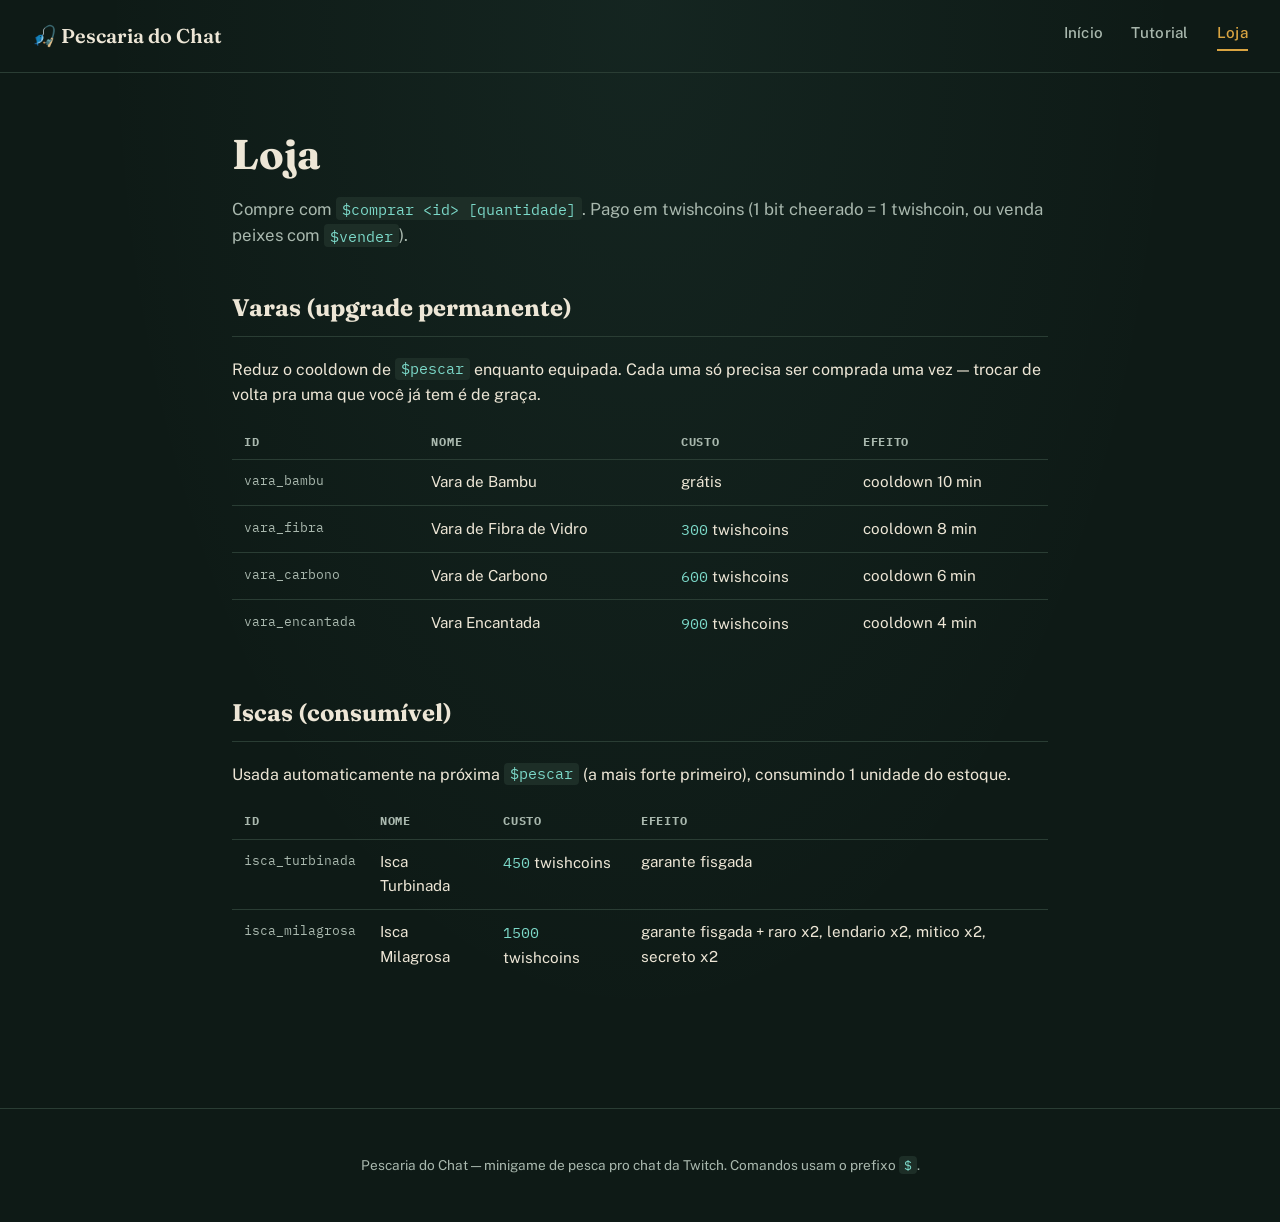
<file: loja.html>
<!doctype html>
<html lang="pt-BR">
<head>
<meta charset="utf-8">
<meta name="viewport" content="width=device-width, initial-scale=1">
<title>Loja — Pescaria do Chat</title>
<link rel="preconnect" href="https://fonts.googleapis.com">
<link rel="preconnect" href="https://fonts.gstatic.com" crossorigin>
<link href="https://fonts.googleapis.com/css2?family=Fraunces:opsz,wght@9..144,400;9..144,600;9..144,700&family=Public+Sans:wght@400;500;600&family=IBM+Plex+Mono:wght@400;500&display=swap" rel="stylesheet">
<link rel="stylesheet" href="style.css">
<link rel="icon" href="data:image/svg+xml,<svg xmlns=%22http://www.w3.org/2000/svg%22 viewBox=%220 0 100 100%22><text y=%22.9em%22 font-size=%2290%22>🎣</text></svg>">
</head>
<body>
<header class="site-header">
  <a class="brand" href="index.html">🎣 Pescaria do Chat</a>
  <nav class="site-nav">
      <a href="index.html">Início</a>
      <a href="tutorial.html">Tutorial</a>
      <a href="loja.html" class="active">Loja</a>
  </nav>
</header>
<main>

<h1 class="page-title">Loja</h1>
<p class="subtitle">Compre com <code>$comprar &lt;id&gt; [quantidade]</code>. Pago em twishcoins (1 bit cheerado = 1 twishcoin, ou venda peixes com <code>$vender</code>).</p>

<section class="block">
  <h2>Varas (upgrade permanente)</h2>
  <p>Reduz o cooldown de <code>$pescar</code> enquanto equipada. Cada uma só
  precisa ser comprada uma vez — trocar de volta pra uma que você já tem é
  de graça.</p>
  <table class="ledger">
    <thead><tr><th>id</th><th>nome</th><th>custo</th><th>efeito</th></tr></thead>
    <tbody>
      <tr>
        <td class="id">vara_bambu</td>
        <td>Vara de Bambu</td>
        <td>grátis</td>
        <td>cooldown 10 min</td>
      </tr>
      <tr>
        <td class="id">vara_fibra</td>
        <td>Vara de Fibra de Vidro</td>
        <td><span class="num">300</span> twishcoins</td>
        <td>cooldown 8 min</td>
      </tr>
      <tr>
        <td class="id">vara_carbono</td>
        <td>Vara de Carbono</td>
        <td><span class="num">600</span> twishcoins</td>
        <td>cooldown 6 min</td>
      </tr>
      <tr>
        <td class="id">vara_encantada</td>
        <td>Vara Encantada</td>
        <td><span class="num">900</span> twishcoins</td>
        <td>cooldown 4 min</td>
      </tr></tbody>
  </table>
</section>

<section class="block">
  <h2>Iscas (consumível)</h2>
  <p>Usada automaticamente na próxima <code>$pescar</code> (a mais forte
  primeiro), consumindo 1 unidade do estoque.</p>
  <table class="ledger">
    <thead><tr><th>id</th><th>nome</th><th>custo</th><th>efeito</th></tr></thead>
    <tbody>
      <tr>
        <td class="id">isca_turbinada</td>
        <td>Isca Turbinada</td>
        <td><span class="num">450</span> twishcoins</td>
        <td>garante fisgada</td>
      </tr>
      <tr>
        <td class="id">isca_milagrosa</td>
        <td>Isca Milagrosa</td>
        <td><span class="num">1500</span> twishcoins</td>
        <td>garante fisgada + raro x2, lendario x2, mitico x2, secreto x2</td>
      </tr></tbody>
  </table>
</section>

</main>
<footer class="site-footer">
  <p>Pescaria do Chat — minigame de pesca pro chat da Twitch. Comandos usam o prefixo <code>$</code>.</p>
</footer>
</body>
</html>
</file>
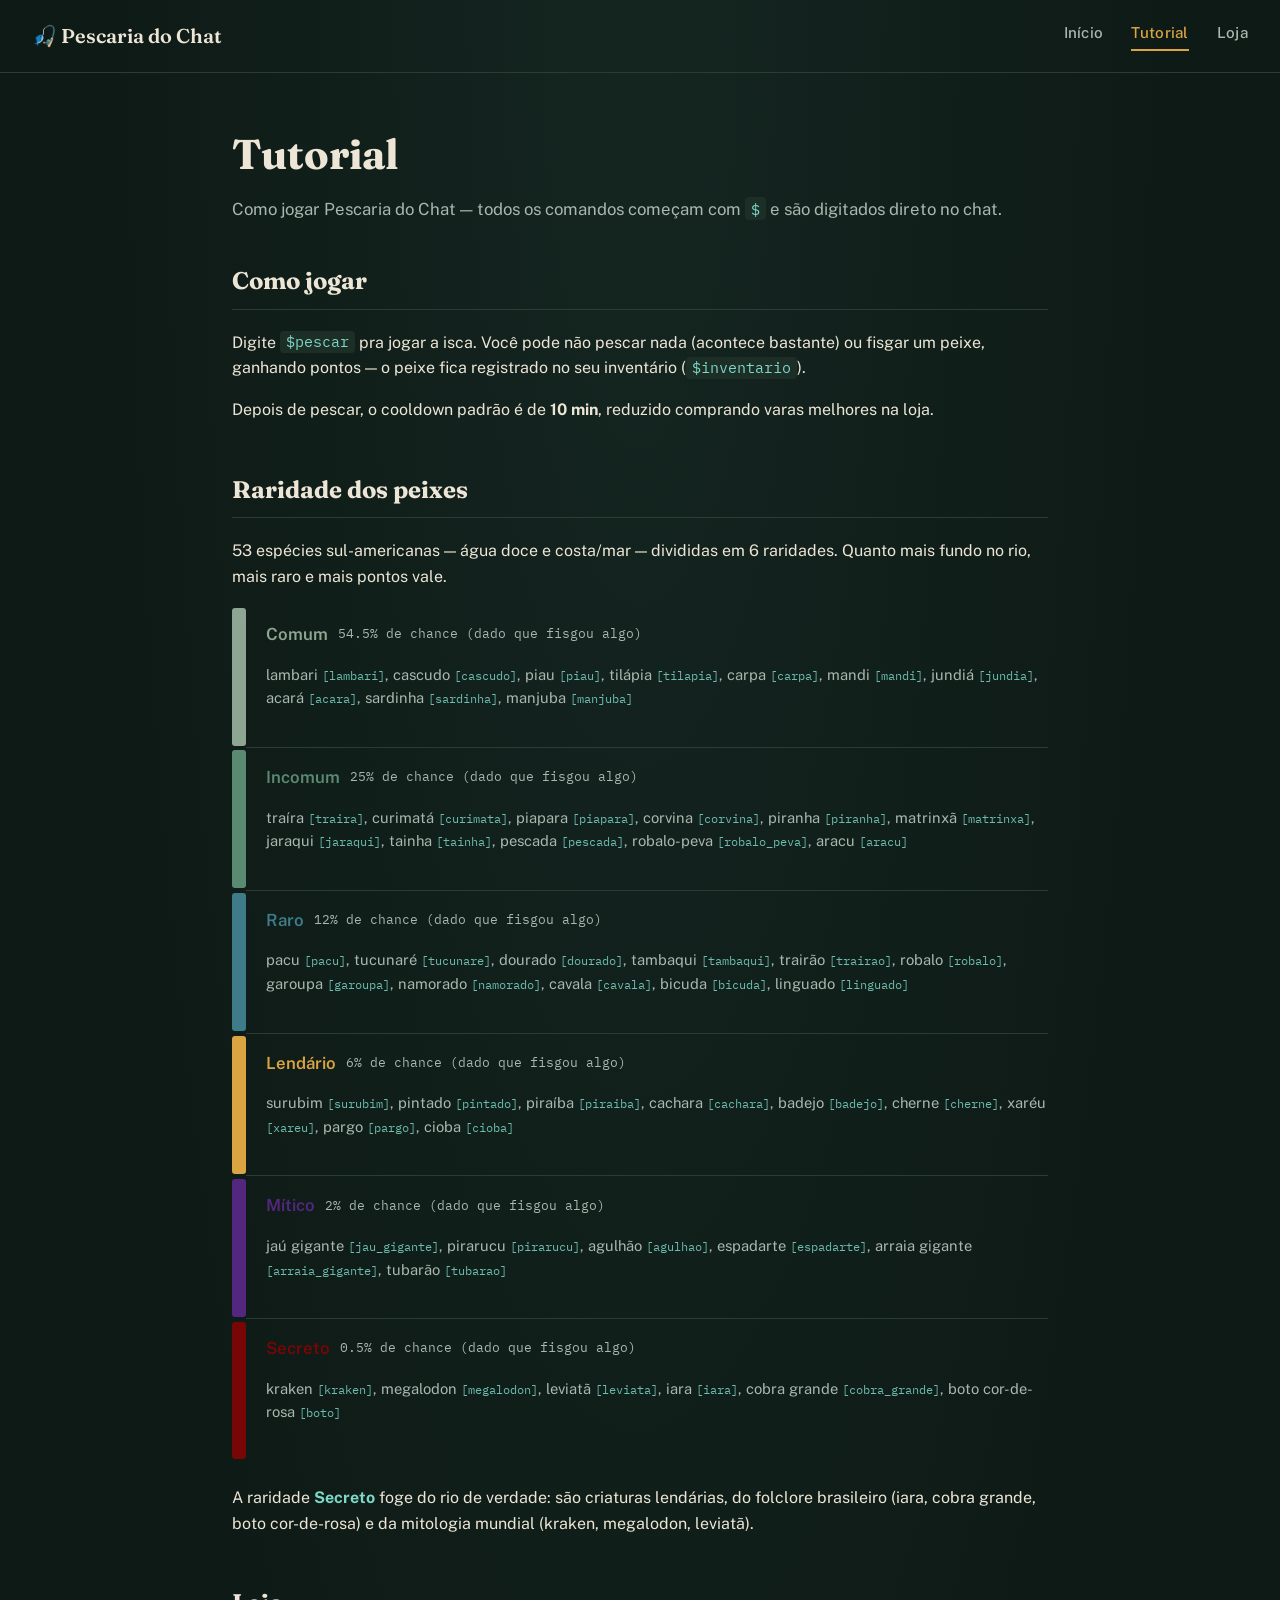
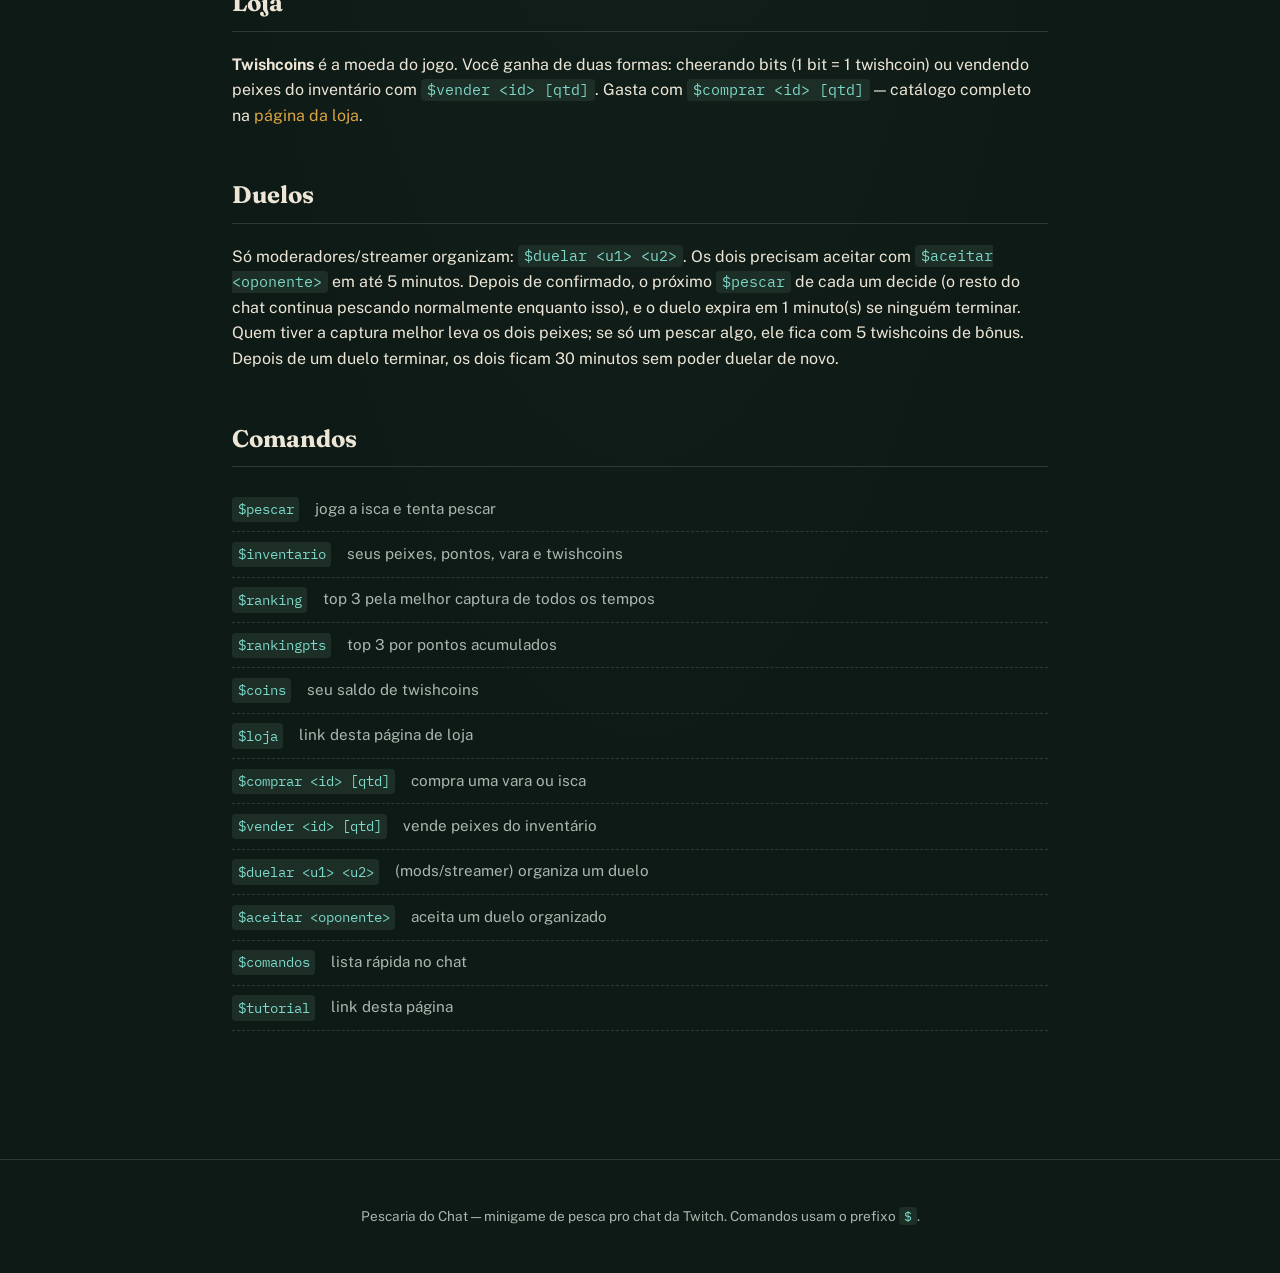
<file: tutorial.html>
<!doctype html>
<html lang="pt-BR">
<head>
<meta charset="utf-8">
<meta name="viewport" content="width=device-width, initial-scale=1">
<title>Tutorial — Pescaria do Chat</title>
<link rel="preconnect" href="https://fonts.googleapis.com">
<link rel="preconnect" href="https://fonts.gstatic.com" crossorigin>
<link href="https://fonts.googleapis.com/css2?family=Fraunces:opsz,wght@9..144,400;9..144,600;9..144,700&family=Public+Sans:wght@400;500;600&family=IBM+Plex+Mono:wght@400;500&display=swap" rel="stylesheet">
<link rel="stylesheet" href="style.css">
<link rel="icon" href="data:image/svg+xml,<svg xmlns=%22http://www.w3.org/2000/svg%22 viewBox=%220 0 100 100%22><text y=%22.9em%22 font-size=%2290%22>🎣</text></svg>">
</head>
<body>
<header class="site-header">
  <a class="brand" href="index.html">🎣 Pescaria do Chat</a>
  <nav class="site-nav">
      <a href="index.html">Início</a>
      <a href="tutorial.html" class="active">Tutorial</a>
      <a href="loja.html">Loja</a>
  </nav>
</header>
<main>

<h1 class="page-title">Tutorial</h1>
<p class="subtitle">Como jogar Pescaria do Chat — todos os comandos começam com <code>$</code> e são digitados direto no chat.</p>

<section class="block">
  <h2>Como jogar</h2>
  <p>Digite <code>$pescar</code> pra jogar a isca. Você pode não pescar nada
  (acontece bastante) ou fisgar um peixe, ganhando pontos — o peixe fica
  registrado no seu inventário (<code>$inventario</code>).</p>
  <p>Depois de pescar, o cooldown padrão é de <strong>10 min</strong>,
  reduzido comprando varas melhores na loja.</p>
</section>

<section class="block">
  <h2>Raridade dos peixes</h2>
  <p>53 espécies sul-americanas — água doce e
  costa/mar — divididas em 6 raridades. Quanto
  mais fundo no rio, mais raro e mais pontos vale.</p>
  <div class="depth-gauge">
      <div class="depth-row">
        <div class="depth-band" style="background:var(--tier-comum)"></div>
        <div class="depth-content">
          <h4 style="color:var(--tier-comum)">Comum
            <span class="chance">54.5% de chance (dado que fisgou algo)</span>
          </h4>
          <p class="species">lambari <span class="fid">[lambari]</span>, cascudo <span class="fid">[cascudo]</span>, piau <span class="fid">[piau]</span>, tilápia <span class="fid">[tilapia]</span>, carpa <span class="fid">[carpa]</span>, mandi <span class="fid">[mandi]</span>, jundiá <span class="fid">[jundia]</span>, acará <span class="fid">[acara]</span>, sardinha <span class="fid">[sardinha]</span>, manjuba <span class="fid">[manjuba]</span></p>
        </div>
      </div>
      <div class="depth-row">
        <div class="depth-band" style="background:var(--tier-incomum)"></div>
        <div class="depth-content">
          <h4 style="color:var(--tier-incomum)">Incomum
            <span class="chance">25% de chance (dado que fisgou algo)</span>
          </h4>
          <p class="species">traíra <span class="fid">[traira]</span>, curimatá <span class="fid">[curimata]</span>, piapara <span class="fid">[piapara]</span>, corvina <span class="fid">[corvina]</span>, piranha <span class="fid">[piranha]</span>, matrinxã <span class="fid">[matrinxa]</span>, jaraqui <span class="fid">[jaraqui]</span>, tainha <span class="fid">[tainha]</span>, pescada <span class="fid">[pescada]</span>, robalo-peva <span class="fid">[robalo_peva]</span>, aracu <span class="fid">[aracu]</span></p>
        </div>
      </div>
      <div class="depth-row">
        <div class="depth-band" style="background:var(--tier-raro)"></div>
        <div class="depth-content">
          <h4 style="color:var(--tier-raro)">Raro
            <span class="chance">12% de chance (dado que fisgou algo)</span>
          </h4>
          <p class="species">pacu <span class="fid">[pacu]</span>, tucunaré <span class="fid">[tucunare]</span>, dourado <span class="fid">[dourado]</span>, tambaqui <span class="fid">[tambaqui]</span>, trairão <span class="fid">[trairao]</span>, robalo <span class="fid">[robalo]</span>, garoupa <span class="fid">[garoupa]</span>, namorado <span class="fid">[namorado]</span>, cavala <span class="fid">[cavala]</span>, bicuda <span class="fid">[bicuda]</span>, linguado <span class="fid">[linguado]</span></p>
        </div>
      </div>
      <div class="depth-row">
        <div class="depth-band" style="background:var(--tier-lendario)"></div>
        <div class="depth-content">
          <h4 style="color:var(--tier-lendario)">Lendário
            <span class="chance">6% de chance (dado que fisgou algo)</span>
          </h4>
          <p class="species">surubim <span class="fid">[surubim]</span>, pintado <span class="fid">[pintado]</span>, piraíba <span class="fid">[piraiba]</span>, cachara <span class="fid">[cachara]</span>, badejo <span class="fid">[badejo]</span>, cherne <span class="fid">[cherne]</span>, xaréu <span class="fid">[xareu]</span>, pargo <span class="fid">[pargo]</span>, cioba <span class="fid">[cioba]</span></p>
        </div>
      </div>
      <div class="depth-row">
        <div class="depth-band" style="background:var(--tier-mitico)"></div>
        <div class="depth-content">
          <h4 style="color:var(--tier-mitico)">Mítico
            <span class="chance">2% de chance (dado que fisgou algo)</span>
          </h4>
          <p class="species">jaú gigante <span class="fid">[jau_gigante]</span>, pirarucu <span class="fid">[pirarucu]</span>, agulhão <span class="fid">[agulhao]</span>, espadarte <span class="fid">[espadarte]</span>, arraia gigante <span class="fid">[arraia_gigante]</span>, tubarão <span class="fid">[tubarao]</span></p>
        </div>
      </div>
      <div class="depth-row">
        <div class="depth-band" style="background:var(--tier-secreto)"></div>
        <div class="depth-content">
          <h4 style="color:var(--tier-secreto)">Secreto
            <span class="chance">0.5% de chance (dado que fisgou algo)</span>
          </h4>
          <p class="species">kraken <span class="fid">[kraken]</span>, megalodon <span class="fid">[megalodon]</span>, leviatã <span class="fid">[leviata]</span>, iara <span class="fid">[iara]</span>, cobra grande <span class="fid">[cobra_grande]</span>, boto cor-de-rosa <span class="fid">[boto]</span></p>
        </div>
      </div></div>
  <p style="margin-top:1.5rem">A raridade <strong style="color:var(--glow)">Secreto</strong>
  foge do rio de verdade: são criaturas lendárias, do folclore brasileiro
  (iara, cobra grande, boto cor-de-rosa) e da mitologia mundial (kraken,
  megalodon, leviatã).</p>
</section>

<section class="block">
  <h2>Loja</h2>
  <p><strong>Twishcoins</strong> é a moeda do jogo. Você ganha de duas formas:
  cheerando bits (1 bit = 1 twishcoin) ou vendendo peixes do inventário com
  <code>$vender &lt;id&gt; [qtd]</code>. Gasta com
  <code>$comprar &lt;id&gt; [qtd]</code> — catálogo completo na
  <a href="loja.html">página da loja</a>.</p>
</section>

<section class="block">
  <h2>Duelos</h2>
  <p>Só moderadores/streamer organizam: <code>$duelar &lt;u1&gt; &lt;u2&gt;</code>.
  Os dois precisam aceitar com <code>$aceitar &lt;oponente&gt;</code> em até
  5 minutos. Depois de confirmado, o próximo <code>$pescar</code>
  de cada um decide (o resto do chat continua pescando normalmente
  enquanto isso), e o duelo expira em 1 minuto(s) se
  ninguém terminar. Quem tiver a captura melhor leva os dois peixes; se só
  um pescar algo, ele fica com 5 twishcoins de bônus.
  Depois de um duelo terminar, os dois ficam 30 minutos
  sem poder duelar de novo.</p>
</section>

<section class="block">
  <h2>Comandos</h2>
  <ul class="command-list">
    <li><code>$pescar</code><span>joga a isca e tenta pescar</span></li>
    <li><code>$inventario</code><span>seus peixes, pontos, vara e twishcoins</span></li>
    <li><code>$ranking</code><span>top 3 pela melhor captura de todos os tempos</span></li>
    <li><code>$rankingpts</code><span>top 3 por pontos acumulados</span></li>
    <li><code>$coins</code><span>seu saldo de twishcoins</span></li>
    <li><code>$loja</code><span>link desta página de loja</span></li>
    <li><code>$comprar &lt;id&gt; [qtd]</code><span>compra uma vara ou isca</span></li>
    <li><code>$vender &lt;id&gt; [qtd]</code><span>vende peixes do inventário</span></li>
    <li><code>$duelar &lt;u1&gt; &lt;u2&gt;</code><span>(mods/streamer) organiza um duelo</span></li>
    <li><code>$aceitar &lt;oponente&gt;</code><span>aceita um duelo organizado</span></li>
    <li><code>$comandos</code><span>lista rápida no chat</span></li>
    <li><code>$tutorial</code><span>link desta página</span></li>
  </ul>
</section>

</main>
<footer class="site-footer">
  <p>Pescaria do Chat — minigame de pesca pro chat da Twitch. Comandos usam o prefixo <code>$</code>.</p>
</footer>
</body>
</html>
</file>
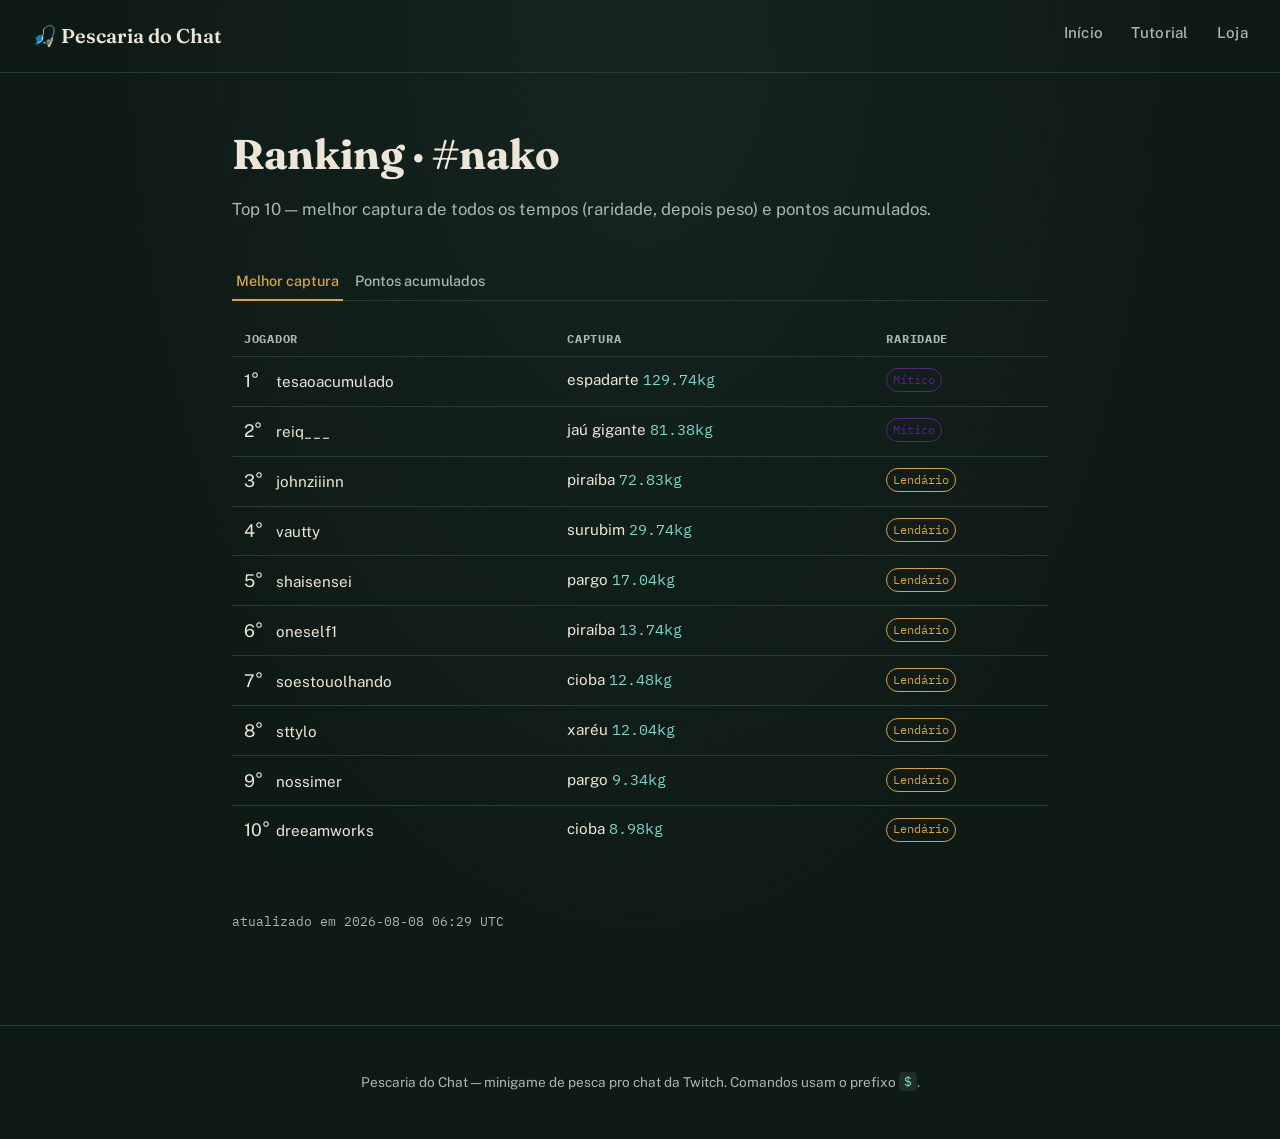
<file: nako/ranking.html>
<!doctype html>
<html lang="pt-BR">
<head>
<meta charset="utf-8">
<meta name="viewport" content="width=device-width, initial-scale=1">
<title>Ranking · nako — Pescaria do Chat</title>
<link rel="preconnect" href="https://fonts.googleapis.com">
<link rel="preconnect" href="https://fonts.gstatic.com" crossorigin>
<link href="https://fonts.googleapis.com/css2?family=Fraunces:opsz,wght@9..144,400;9..144,600;9..144,700&family=Public+Sans:wght@400;500;600&family=IBM+Plex+Mono:wght@400;500&display=swap" rel="stylesheet">
<link rel="stylesheet" href="../style.css">
<link rel="icon" href="data:image/svg+xml,<svg xmlns=%22http://www.w3.org/2000/svg%22 viewBox=%220 0 100 100%22><text y=%22.9em%22 font-size=%2290%22>🎣</text></svg>">
</head>
<body>
<header class="site-header">
  <a class="brand" href="../index.html">🎣 Pescaria do Chat</a>
  <nav class="site-nav">
      <a href="../index.html">Início</a>
      <a href="../tutorial.html">Tutorial</a>
      <a href="../loja.html">Loja</a>
  </nav>
</header>
<main>

<h1 class="page-title">Ranking · #nako</h1>
<p class="subtitle">Top 10 — melhor captura de todos os tempos (raridade, depois peso) e pontos acumulados.</p>
<section class="channel-block">
  <div class="rank-tabs" role="tablist">
    <button class="rank-tab" role="tab" aria-selected="true" aria-controls="best-nako" data-target="best-nako">Melhor captura</button>
    <button class="rank-tab" role="tab" aria-selected="false" aria-controls="points-nako" data-target="points-nako">Pontos acumulados</button>
  </div>
  <div class="rank-panel active" id="best-nako" role="tabpanel">
    <table class="ledger">
    <thead><tr><th>jogador</th><th>captura</th><th>raridade</th></tr></thead>
    <tbody>
      <tr class="rank-row">
        <td><span class="medal">1°</span> tesaoacumulado</td>
        <td>espadarte <span class="num">129.74kg</span></td>
        <td><span class="rank-tier" style="color:var(--tier-mitico)">Mítico</span></td>
      </tr>
      <tr class="rank-row">
        <td><span class="medal">2°</span> reiq___</td>
        <td>jaú gigante <span class="num">81.38kg</span></td>
        <td><span class="rank-tier" style="color:var(--tier-mitico)">Mítico</span></td>
      </tr>
      <tr class="rank-row">
        <td><span class="medal">3°</span> johnziiinn</td>
        <td>piraíba <span class="num">72.83kg</span></td>
        <td><span class="rank-tier" style="color:var(--tier-lendario)">Lendário</span></td>
      </tr>
      <tr class="rank-row">
        <td><span class="medal">4°</span> vautty</td>
        <td>surubim <span class="num">29.74kg</span></td>
        <td><span class="rank-tier" style="color:var(--tier-lendario)">Lendário</span></td>
      </tr>
      <tr class="rank-row">
        <td><span class="medal">5°</span> shaisensei</td>
        <td>pargo <span class="num">17.04kg</span></td>
        <td><span class="rank-tier" style="color:var(--tier-lendario)">Lendário</span></td>
      </tr>
      <tr class="rank-row">
        <td><span class="medal">6°</span> oneself1</td>
        <td>piraíba <span class="num">13.74kg</span></td>
        <td><span class="rank-tier" style="color:var(--tier-lendario)">Lendário</span></td>
      </tr>
      <tr class="rank-row">
        <td><span class="medal">7°</span> soestouolhando</td>
        <td>cioba <span class="num">12.48kg</span></td>
        <td><span class="rank-tier" style="color:var(--tier-lendario)">Lendário</span></td>
      </tr>
      <tr class="rank-row">
        <td><span class="medal">8°</span> sttylo</td>
        <td>xaréu <span class="num">12.04kg</span></td>
        <td><span class="rank-tier" style="color:var(--tier-lendario)">Lendário</span></td>
      </tr>
      <tr class="rank-row">
        <td><span class="medal">9°</span> nossimer</td>
        <td>pargo <span class="num">9.34kg</span></td>
        <td><span class="rank-tier" style="color:var(--tier-lendario)">Lendário</span></td>
      </tr>
      <tr class="rank-row">
        <td><span class="medal">10°</span> dreeamworks</td>
        <td>cioba <span class="num">8.98kg</span></td>
        <td><span class="rank-tier" style="color:var(--tier-lendario)">Lendário</span></td>
      </tr></tbody>
  </table>
  </div>
  <div class="rank-panel" id="points-nako" role="tabpanel">
    <table class="ledger">
    <thead><tr><th>jogador</th><th>pontos</th></tr></thead>
    <tbody>
      <tr class="rank-row">
        <td><span class="medal">1°</span> reiq___</td>
        <td class="num">133 pts</td>
      </tr>
      <tr class="rank-row">
        <td><span class="medal">2°</span> tesaoacumulado</td>
        <td class="num">111 pts</td>
      </tr>
      <tr class="rank-row">
        <td><span class="medal">3°</span> shaisensei</td>
        <td class="num">84 pts</td>
      </tr>
      <tr class="rank-row">
        <td><span class="medal">4°</span> sttylo</td>
        <td class="num">82 pts</td>
      </tr>
      <tr class="rank-row">
        <td><span class="medal">5°</span> johnziiinn</td>
        <td class="num">70 pts</td>
      </tr>
      <tr class="rank-row">
        <td><span class="medal">6°</span> zinggue</td>
        <td class="num">36 pts</td>
      </tr>
      <tr class="rank-row">
        <td><span class="medal">7°</span> vautty</td>
        <td class="num">35 pts</td>
      </tr>
      <tr class="rank-row">
        <td><span class="medal">8°</span> oneself1</td>
        <td class="num">35 pts</td>
      </tr>
      <tr class="rank-row">
        <td><span class="medal">9°</span> cannav1na</td>
        <td class="num">33 pts</td>
      </tr>
      <tr class="rank-row">
        <td><span class="medal">10°</span> killuapatolico</td>
        <td class="num">32 pts</td>
      </tr></tbody>
  </table>
  </div>
</section>
<p class="generated-at">atualizado em 2026-08-08 06:29 UTC</p>

<script>
document.querySelectorAll(".rank-tab").forEach(function (tab) {
  tab.addEventListener("click", function () {
    var tabs = tab.closest(".channel-block").querySelectorAll(".rank-tab");
    var panels = tab.closest(".channel-block").querySelectorAll(".rank-panel");
    tabs.forEach(function (t) { t.setAttribute("aria-selected", "false"); });
    panels.forEach(function (p) { p.classList.remove("active"); });
    tab.setAttribute("aria-selected", "true");
    document.getElementById(tab.dataset.target).classList.add("active");
  });
});
</script>


</main>
<footer class="site-footer">
  <p>Pescaria do Chat — minigame de pesca pro chat da Twitch. Comandos usam o prefixo <code>$</code>.</p>
</footer>
</body>
</html>
</file>
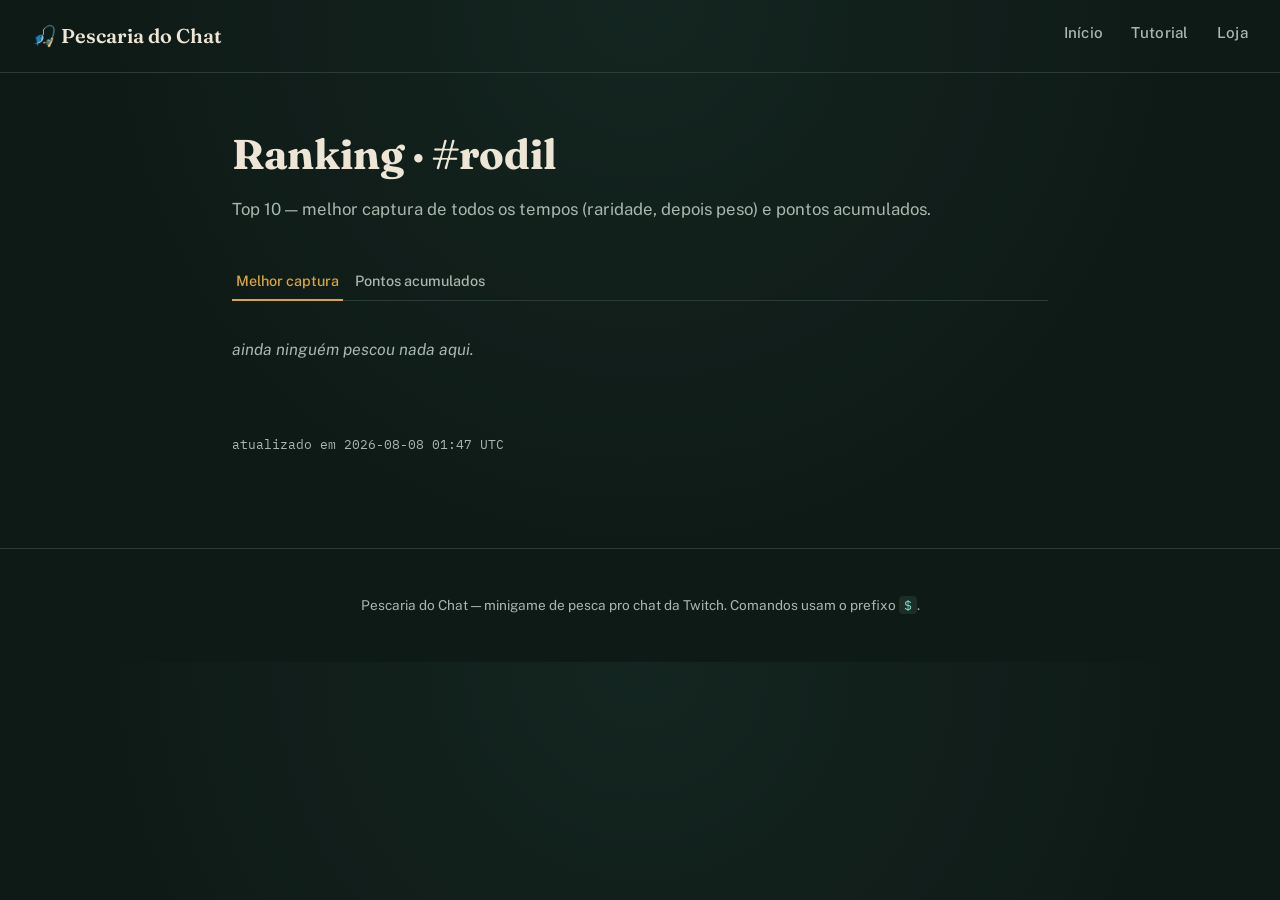
<file: rodil/ranking.html>
<!doctype html>
<html lang="pt-BR">
<head>
<meta charset="utf-8">
<meta name="viewport" content="width=device-width, initial-scale=1">
<title>Ranking · rodil — Pescaria do Chat</title>
<link rel="preconnect" href="https://fonts.googleapis.com">
<link rel="preconnect" href="https://fonts.gstatic.com" crossorigin>
<link href="https://fonts.googleapis.com/css2?family=Fraunces:opsz,wght@9..144,400;9..144,600;9..144,700&family=Public+Sans:wght@400;500;600&family=IBM+Plex+Mono:wght@400;500&display=swap" rel="stylesheet">
<link rel="stylesheet" href="../style.css">
<link rel="icon" href="data:image/svg+xml,<svg xmlns=%22http://www.w3.org/2000/svg%22 viewBox=%220 0 100 100%22><text y=%22.9em%22 font-size=%2290%22>🎣</text></svg>">
</head>
<body>
<header class="site-header">
  <a class="brand" href="../index.html">🎣 Pescaria do Chat</a>
  <nav class="site-nav">
      <a href="../index.html">Início</a>
      <a href="../tutorial.html">Tutorial</a>
      <a href="../loja.html">Loja</a>
  </nav>
</header>
<main>

<h1 class="page-title">Ranking · #rodil</h1>
<p class="subtitle">Top 10 — melhor captura de todos os tempos (raridade, depois peso) e pontos acumulados.</p>
<section class="channel-block">
  <div class="rank-tabs" role="tablist">
    <button class="rank-tab" role="tab" aria-selected="true" aria-controls="best-rodil" data-target="best-rodil">Melhor captura</button>
    <button class="rank-tab" role="tab" aria-selected="false" aria-controls="points-rodil" data-target="points-rodil">Pontos acumulados</button>
  </div>
  <div class="rank-panel active" id="best-rodil" role="tabpanel">
    <p class="empty-state">ainda ninguém pescou nada aqui.</p>
  </div>
  <div class="rank-panel" id="points-rodil" role="tabpanel">
    <p class="empty-state">ainda ninguém pontuou aqui.</p>
  </div>
</section>
<p class="generated-at">atualizado em 2026-08-08 01:47 UTC</p>

<script>
document.querySelectorAll(".rank-tab").forEach(function (tab) {
  tab.addEventListener("click", function () {
    var tabs = tab.closest(".channel-block").querySelectorAll(".rank-tab");
    var panels = tab.closest(".channel-block").querySelectorAll(".rank-panel");
    tabs.forEach(function (t) { t.setAttribute("aria-selected", "false"); });
    panels.forEach(function (p) { p.classList.remove("active"); });
    tab.setAttribute("aria-selected", "true");
    document.getElementById(tab.dataset.target).classList.add("active");
  });
});
</script>


</main>
<footer class="site-footer">
  <p>Pescaria do Chat — minigame de pesca pro chat da Twitch. Comandos usam o prefixo <code>$</code>.</p>
</footer>
</body>
</html>
</file>
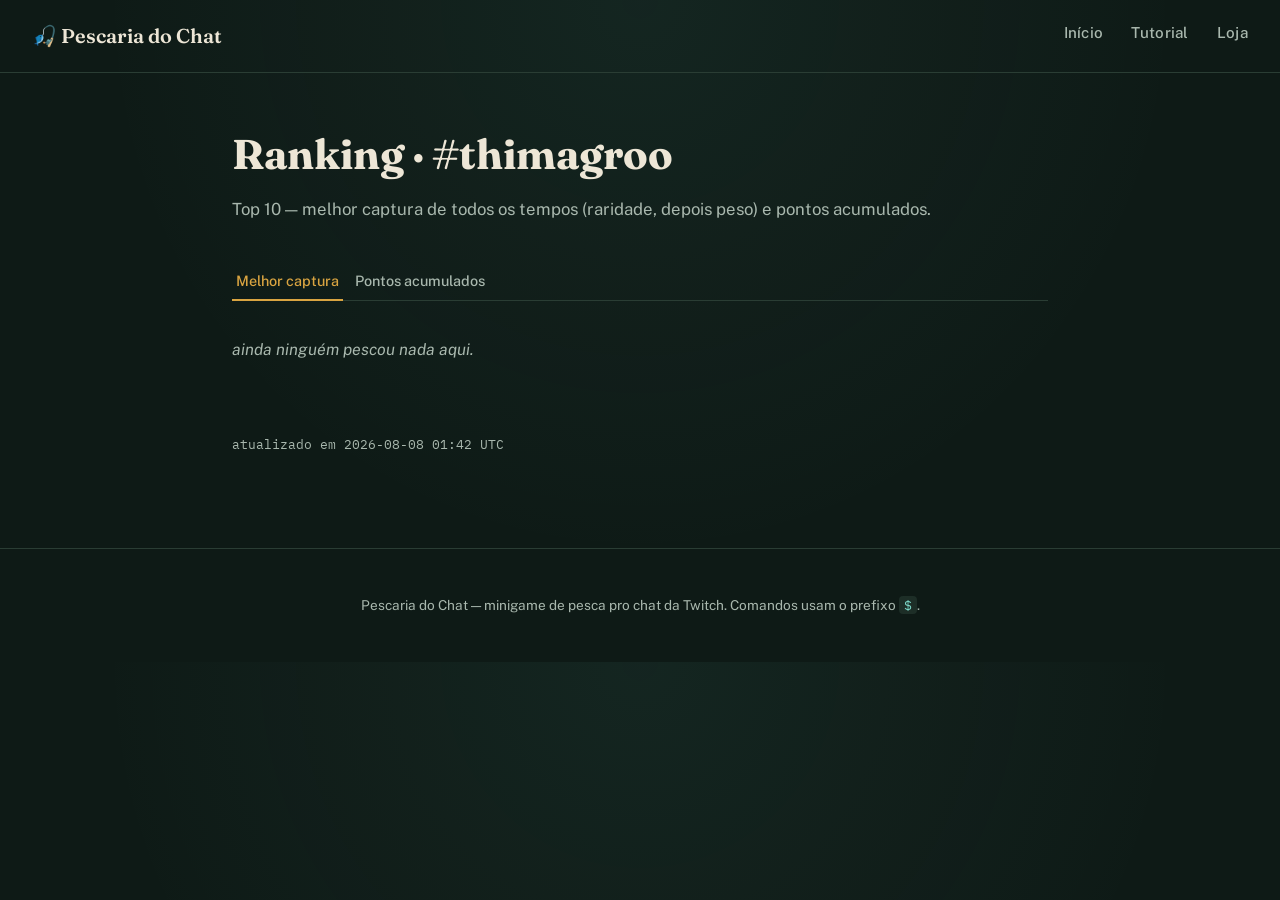
<file: thimagroo/ranking.html>
<!doctype html>
<html lang="pt-BR">
<head>
<meta charset="utf-8">
<meta name="viewport" content="width=device-width, initial-scale=1">
<title>Ranking · thimagroo — Pescaria do Chat</title>
<link rel="preconnect" href="https://fonts.googleapis.com">
<link rel="preconnect" href="https://fonts.gstatic.com" crossorigin>
<link href="https://fonts.googleapis.com/css2?family=Fraunces:opsz,wght@9..144,400;9..144,600;9..144,700&family=Public+Sans:wght@400;500;600&family=IBM+Plex+Mono:wght@400;500&display=swap" rel="stylesheet">
<link rel="stylesheet" href="../style.css">
<link rel="icon" href="data:image/svg+xml,<svg xmlns=%22http://www.w3.org/2000/svg%22 viewBox=%220 0 100 100%22><text y=%22.9em%22 font-size=%2290%22>🎣</text></svg>">
</head>
<body>
<header class="site-header">
  <a class="brand" href="../index.html">🎣 Pescaria do Chat</a>
  <nav class="site-nav">
      <a href="../index.html">Início</a>
      <a href="../tutorial.html">Tutorial</a>
      <a href="../loja.html">Loja</a>
  </nav>
</header>
<main>

<h1 class="page-title">Ranking · #thimagroo</h1>
<p class="subtitle">Top 10 — melhor captura de todos os tempos (raridade, depois peso) e pontos acumulados.</p>
<section class="channel-block">
  <div class="rank-tabs" role="tablist">
    <button class="rank-tab" role="tab" aria-selected="true" aria-controls="best-thimagroo" data-target="best-thimagroo">Melhor captura</button>
    <button class="rank-tab" role="tab" aria-selected="false" aria-controls="points-thimagroo" data-target="points-thimagroo">Pontos acumulados</button>
  </div>
  <div class="rank-panel active" id="best-thimagroo" role="tabpanel">
    <p class="empty-state">ainda ninguém pescou nada aqui.</p>
  </div>
  <div class="rank-panel" id="points-thimagroo" role="tabpanel">
    <p class="empty-state">ainda ninguém pontuou aqui.</p>
  </div>
</section>
<p class="generated-at">atualizado em 2026-08-08 01:42 UTC</p>

<script>
document.querySelectorAll(".rank-tab").forEach(function (tab) {
  tab.addEventListener("click", function () {
    var tabs = tab.closest(".channel-block").querySelectorAll(".rank-tab");
    var panels = tab.closest(".channel-block").querySelectorAll(".rank-panel");
    tabs.forEach(function (t) { t.setAttribute("aria-selected", "false"); });
    panels.forEach(function (p) { p.classList.remove("active"); });
    tab.setAttribute("aria-selected", "true");
    document.getElementById(tab.dataset.target).classList.add("active");
  });
});
</script>


</main>
<footer class="site-footer">
  <p>Pescaria do Chat — minigame de pesca pro chat da Twitch. Comandos usam o prefixo <code>$</code>.</p>
</footer>
</body>
</html>
</file>
<file: style.css>
:root {
  --bg: #0e1a16;
  --surface: #16241f;
  --surface-2: #1d2e27;
  --border: #2a3d34;
  --text: #ede6d6;
  --text-muted: #a9b8ae;
  --gold: #d9a441;
  --glow: #7cd9c9;

  --tier-comum: #8fa593;
  --tier-incomum: #5b8a72;
  --tier-raro: #3e7c89;
  --tier-lendario: #d9a441;
  --tier-mitico: #53277e;
  --tier-secreto: #780606;

  --display: "Fraunces", Georgia, serif;
  --body: "Public Sans", -apple-system, sans-serif;
  --mono: "IBM Plex Mono", ui-monospace, monospace;
}

* { box-sizing: border-box; }

html { scroll-behavior: smooth; }

body {
  margin: 0;
  background: var(--bg);
  background-image:
    radial-gradient(ellipse at top, rgba(124, 217, 201, 0.06), transparent 60%);
  color: var(--text);
  font-family: var(--body);
  line-height: 1.6;
  -webkit-font-smoothing: antialiased;
}

a { color: var(--gold); text-decoration: none; }
a:hover { text-decoration: underline; }
a:focus-visible, button:focus-visible {
  outline: 2px solid var(--glow);
  outline-offset: 2px;
}

code {
  font-family: var(--mono);
  background: var(--surface-2);
  padding: 0.1em 0.4em;
  border-radius: 4px;
  font-size: 0.92em;
  color: var(--glow);
}

.site-header {
  display: flex;
  align-items: center;
  justify-content: space-between;
  flex-wrap: wrap;
  gap: 1rem;
  padding: 1.25rem 2rem;
  border-bottom: 1px solid var(--border);
}

.brand {
  font-family: var(--display);
  font-weight: 600;
  font-size: 1.25rem;
  color: var(--text);
}
.brand:hover { text-decoration: none; color: var(--gold); }

.site-nav { display: flex; gap: 1.75rem; }
.site-nav a {
  color: var(--text-muted);
  font-weight: 500;
  font-size: 0.95rem;
  letter-spacing: 0.02em;
  padding-bottom: 0.2rem;
  border-bottom: 2px solid transparent;
}
.site-nav a:hover { color: var(--text); text-decoration: none; }
.site-nav a.active { color: var(--gold); border-bottom-color: var(--gold); }

main {
  max-width: 880px;
  margin: 0 auto;
  padding: 3rem 2rem 5rem;
}

.site-footer {
  text-align: center;
  color: var(--text-muted);
  font-size: 0.85rem;
  padding: 2rem;
  border-top: 1px solid var(--border);
}

/* Hero (index) */
.hero { padding: 3rem 0 2rem; }
.hero h1 {
  font-family: var(--display);
  font-size: clamp(2.4rem, 6vw, 3.6rem);
  font-weight: 700;
  margin: 0 0 0.75rem;
  line-height: 1.05;
}
.hero .accent { color: var(--gold); }
.hero p.lede {
  color: var(--text-muted);
  font-size: 1.15rem;
  max-width: 42ch;
  margin: 0 0 2.5rem;
}

.card-grid {
  display: grid;
  grid-template-columns: repeat(2, 1fr);
  gap: 1.25rem;
}
@media (max-width: 640px) {
  .card-grid { grid-template-columns: 1fr; }
}

.nav-card {
  display: block;
  background: var(--surface);
  border: 1px solid var(--border);
  border-radius: 10px;
  padding: 1.5rem;
  transition: border-color 0.15s ease, transform 0.15s ease;
}
.nav-card:hover {
  text-decoration: none;
  border-color: var(--gold);
  transform: translateY(-2px);
}
.nav-card .emoji { font-size: 1.8rem; }
.nav-card h3 {
  font-family: var(--display);
  color: var(--text);
  margin: 0.6rem 0 0.3rem;
}
.nav-card p { color: var(--text-muted); margin: 0; font-size: 0.92rem; }

/* Generic content typography */
h1.page-title {
  font-family: var(--display);
  font-size: clamp(2rem, 5vw, 2.6rem);
  margin: 0 0 0.5rem;
}
p.subtitle { color: var(--text-muted); margin: 0 0 2.5rem; font-size: 1.05rem; }

section.block { margin-bottom: 3rem; }
section.block h2 {
  font-family: var(--display);
  font-size: 1.5rem;
  border-bottom: 1px solid var(--border);
  padding-bottom: 0.5rem;
  margin-bottom: 1.25rem;
}
section.block h3 {
  font-family: var(--body);
  font-weight: 600;
  color: var(--gold);
  font-size: 1.05rem;
  margin: 1.5rem 0 0.5rem;
}

.command-list { list-style: none; padding: 0; margin: 0; }
.command-list li {
  display: flex;
  gap: 1rem;
  padding: 0.6rem 0;
  border-bottom: 1px dashed var(--border);
  font-size: 0.95rem;
}
.command-list code { flex: 0 0 auto; white-space: nowrap; }
.command-list span { color: var(--text-muted); }

/* Depth gauge - the signature element for rarity tiers */
.depth-gauge {
  display: grid;
  grid-template-columns: 14px 1fr;
  gap: 0;
}
.depth-band {
  border-radius: 3px;
  margin: 0.15rem 0;
}
.depth-row {
  display: contents;
}
.depth-content {
  padding: 1rem 0 1.4rem 1.25rem;
  border-bottom: 1px solid var(--border);
}
.depth-row:last-child .depth-content { border-bottom: none; }
.depth-content h4 {
  margin: 0 0 0.35rem;
  font-family: var(--body);
  font-weight: 600;
  font-size: 1.05rem;
  display: flex;
  align-items: center;
  gap: 0.6rem;
}
.depth-content .chance {
  font-family: var(--mono);
  font-size: 0.8rem;
  color: var(--text-muted);
  font-weight: 400;
}
.depth-content .species {
  color: var(--text-muted);
  font-size: 0.92rem;
}
.depth-content .species .fid {
  font-family: var(--mono);
  font-size: 0.78rem;
  color: var(--glow);
  opacity: 0.85;
}

/* Tables (shop, ranking) */
table.ledger {
  width: 100%;
  border-collapse: collapse;
  font-size: 0.95rem;
}
table.ledger th {
  text-align: left;
  font-family: var(--mono);
  font-size: 0.75rem;
  text-transform: uppercase;
  letter-spacing: 0.06em;
  color: var(--text-muted);
  border-bottom: 1px solid var(--border);
  padding: 0.5rem 0.75rem;
}
table.ledger td {
  padding: 0.65rem 0.75rem;
  border-bottom: 1px solid var(--border);
  vertical-align: top;
}
table.ledger tr:last-child td { border-bottom: none; }
table.ledger .num { font-family: var(--mono); color: var(--glow); }
table.ledger .id { font-family: var(--mono); font-size: 0.82rem; color: var(--text-muted); }

.rank-row .medal { font-size: 1.1rem; width: 1.6em; display: inline-block; }
.rank-tier {
  display: inline-block;
  font-family: var(--mono);
  font-size: 0.72rem;
  padding: 0.15em 0.5em;
  border-radius: 999px;
  border: 1px solid currentColor;
}

.channel-block { margin-bottom: 3.5rem; }
.channel-block h2 { text-transform: lowercase; }

.rank-tabs {
  display: flex;
  gap: 0.5rem;
  margin-bottom: 1.25rem;
  border-bottom: 1px solid var(--border);
}
.rank-tab {
  font-family: var(--body);
  font-size: 0.9rem;
  font-weight: 500;
  color: var(--text-muted);
  background: none;
  border: none;
  border-bottom: 2px solid transparent;
  padding: 0.6rem 0.25rem;
  margin-bottom: -1px;
  cursor: pointer;
}
.rank-tab:hover { color: var(--text); }
.rank-tab[aria-selected="true"] {
  color: var(--gold);
  border-bottom-color: var(--gold);
}
.rank-panel { display: none; }
.rank-panel.active { display: block; }

.empty-state {
  color: var(--text-muted);
  font-style: italic;
  padding: 1rem 0;
}

.generated-at {
  color: var(--text-muted);
  font-size: 0.82rem;
  font-family: var(--mono);
}
</file>
